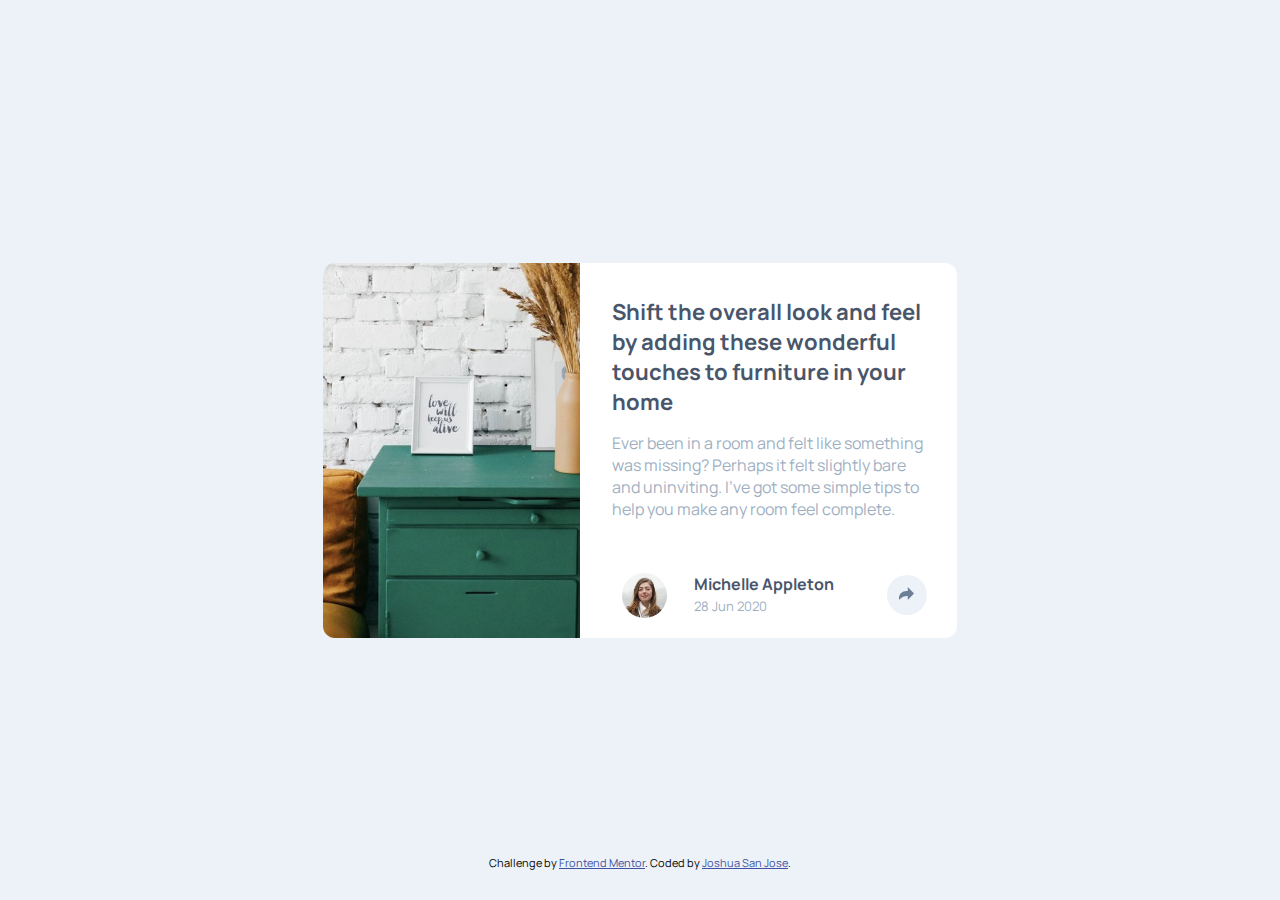
<file: article-preview/index.html>
<!DOCTYPE html>
<html lang="en">
  <head>
    <meta charset="UTF-8" />
    <meta name="viewport" content="width=device-width, initial-scale=1.0" />
    <!-- displays site properly based on user's device -->

    <link
      rel="icon"
      type="image/png"
      sizes="32x32"
      href="./images/favicon-32x32.png"
    />

    <title>Frontend Mentor | Article preview component</title>

    <link rel="stylesheet" href="./css/style.css" />
    <link
      href="https://fonts.googleapis.com/css2?family=Manrope:wght@200;400;500;700&display=swap"
      rel="stylesheet"
    />
    <!-- Feel free to remove these styles or customise in your own stylesheet 👍 -->
    <style>
      .attribution {
        font-size: 11px;
        text-align: center;
      }
      .attribution a {
        color: hsl(228, 45%, 44%);
      }
    </style>
  </head>
  <body>
    <div class="container">
      <div class="card">
        <div class="media"></div>
        <div class="content">
          <h1>
            Shift the overall look and feel by adding these wonderful touches to
            furniture in your home
          </h1>

          <p>
            Ever been in a room and felt like something was missing? Perhaps it
            felt slightly bare and uninviting. I’ve got some simple tips to help
            you make any room feel complete.
          </p>

          <div class="author">
            <div class="container">
              <div class="avatar">
                <div class="avatar-icon"></div>
              </div>
              <div class="text">
                <p>
                  Michelle Appleton
                </p>
                <p>
                  28 Jun 2020
                </p>
              </div>

              <button role="button" class="share" id="share">
                <svg
                  class="icon"
                  xmlns="http://www.w3.org/2000/svg"
                  width="15"
                  height="13"
                >
                  <path
                    d="M15 6.495L8.766.014V3.88H7.441C3.33 3.88 0 7.039 0 10.936v2.049l.589-.612C2.59 10.294 5.422 9.11 8.39 9.11h.375v3.867L15 6.495z"
                  />
                </svg>
              </button>
              <div class="share-content" id="share-content">
                <p>
                  SHARE
                </p>
                <svg xmlns="http://www.w3.org/2000/svg" width="20" height="20">
                  <path
                    fill="#FFF"
                    d="M18.896 0H1.104C.494 0 0 .494 0 1.104v17.793C0 19.506.494 20 1.104 20h9.58v-7.745H8.076V9.237h2.606V7.01c0-2.583 1.578-3.99 3.883-3.99 1.104 0 2.052.082 2.329.119v2.7h-1.598c-1.254 0-1.496.597-1.496 1.47v1.928h2.989l-.39 3.018h-2.6V20h5.098c.608 0 1.102-.494 1.102-1.104V1.104C20 .494 19.506 0 18.896 0z"
                  />
                </svg>
                <svg xmlns="http://www.w3.org/2000/svg" width="20" height="17">
                  <path
                    fill="#FFF"
                    d="M20 2.172a8.192 8.192 0 01-2.357.646 4.11 4.11 0 001.804-2.27 8.22 8.22 0 01-2.605.996A4.096 4.096 0 0013.847.248c-2.65 0-4.596 2.472-3.998 5.037A11.648 11.648 0 011.392 1a4.109 4.109 0 001.27 5.478 4.086 4.086 0 01-1.858-.513c-.045 1.9 1.318 3.679 3.291 4.075a4.113 4.113 0 01-1.853.07 4.106 4.106 0 003.833 2.849A8.25 8.25 0 010 14.658a11.616 11.616 0 006.29 1.843c7.618 0 11.922-6.434 11.663-12.205A8.354 8.354 0 0020 2.172z"
                  />
                </svg>
                <svg xmlns="http://www.w3.org/2000/svg" width="20" height="20">
                  <path
                    fill="#FFF"
                    d="M10 0C4.478 0 0 4.477 0 10c0 4.237 2.636 7.855 6.356 9.312-.088-.791-.167-2.005.035-2.868.182-.78 1.172-4.97 1.172-4.97s-.299-.6-.299-1.486c0-1.39.806-2.428 1.81-2.428.852 0 1.264.64 1.264 1.408 0 .858-.545 2.14-.828 3.33-.236.995.5 1.807 1.48 1.807 1.778 0 3.144-1.874 3.144-4.58 0-2.393-1.72-4.068-4.177-4.068-2.845 0-4.515 2.135-4.515 4.34 0 .859.331 1.781.745 2.281a.3.3 0 01.069.288l-.278 1.133c-.044.183-.145.223-.335.134-1.249-.581-2.03-2.407-2.03-3.874 0-3.154 2.292-6.052 6.608-6.052 3.469 0 6.165 2.473 6.165 5.776 0 3.447-2.173 6.22-5.19 6.22-1.013 0-1.965-.525-2.291-1.148l-.623 2.378c-.226.869-.835 1.958-1.244 2.621.937.29 1.931.446 2.962.446 5.522 0 10-4.477 10-10S15.522 0 10 0z"
                  />
                </svg>
              </div>
            </div>
          </div>
        </div>
      </div>
    </div>
    <div class="attribution">
      Challenge by
      <a href="https://www.frontendmentor.io?ref=challenge" target="_blank"
        >Frontend Mentor</a
      >. Coded by <a href="https://joshuasanjose.com">Joshua San Jose</a>.
    </div>

    <script src="./js/index.js"></script>
  </body>
</html>
</file>
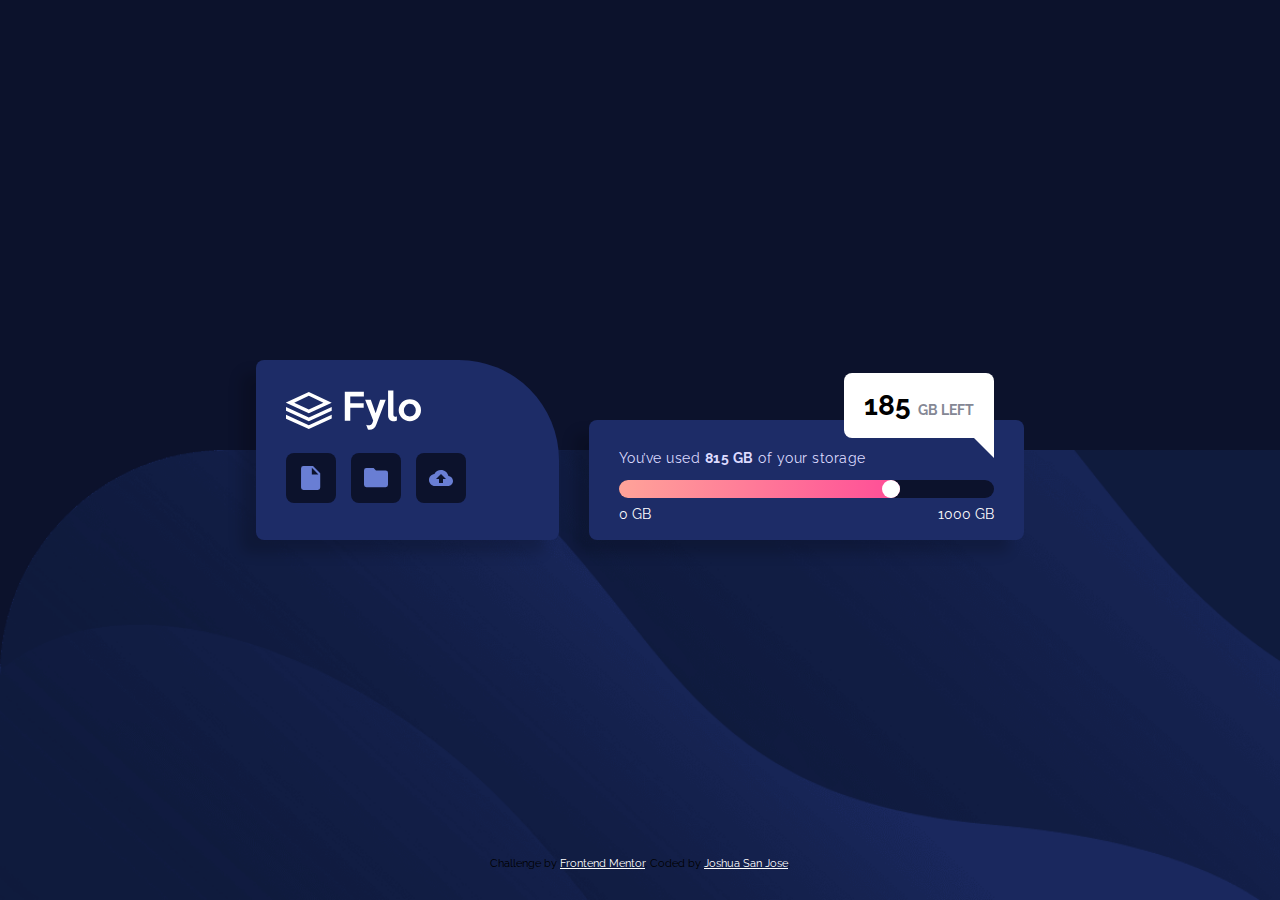
<file: fylo-data-storage/index.html>
<!DOCTYPE html>
<html lang="en">
  <head>
    <meta charset="UTF-8" />
    <meta name="viewport" content="width=device-width, initial-scale=1.0" />
    <!-- displays site properly based on user's device -->

    <link
      rel="icon"
      type="image/png"
      sizes="32x32"
      href="./images/favicon-32x32.png"
    />
    <link
      href="https://fonts.googleapis.com/css2?family=Raleway:wght@400;700&display=swap"
      rel="stylesheet"
    />
    <link rel="stylesheet" href="./assets/style.css" />

    <title>Frontend Mentor | Fylo data storage component</title>
  </head>
  <body>
    <div class="container">
      <div class="inner">
        <div class="fylo-container">
          <div class="fylo">
            <svg xmlns="http://www.w3.org/2000/svg" width="135" height="40">
              <path
                fill="#FFF"
                fill-rule="evenodd"
                d="M0 12.593v.1L22.823 23.28l22.903-10.624v-.027L22.823 2.006 0 12.593zm8.228.05l14.595-6.77 14.597 6.77-14.597 6.77-14.595-6.77zm14.595 14.75L0 16.962v3.857l22.823 10.453 22.903-10.488v-3.858L22.823 27.392zm0 7.822L0 24.785v3.858l22.823 10.454 22.903-10.49V24.75L22.823 35.215zM129.796 20.17a6.604 6.604 0 00-1.752-4.533 5.888 5.888 0 00-1.897-1.36 5.554 5.554 0 00-2.313-.49c-.819 0-1.59.164-2.313.49a5.886 5.886 0 00-1.897 1.36 6.605 6.605 0 00-1.753 4.533 6.604 6.604 0 001.753 4.533 5.886 5.886 0 001.897 1.36c.723.326 1.494.49 2.313.49.82 0 1.59-.164 2.313-.49a5.888 5.888 0 001.897-1.36 6.603 6.603 0 001.753-4.533zm5.204 0c0 1.571-.29 3.028-.867 4.37a10.654 10.654 0 01-2.385 3.48 11.348 11.348 0 01-3.56 2.322 11.19 11.19 0 01-4.354.852c-1.542 0-2.987-.284-4.336-.852a11.241 11.241 0 01-3.541-2.34 10.86 10.86 0 01-2.385-3.499c-.578-1.341-.868-2.786-.868-4.333 0-1.523.296-2.956.886-4.297a11.322 11.322 0 012.403-3.518 11.087 11.087 0 013.541-2.357 10.966 10.966 0 014.3-.852c1.542 0 2.993.284 4.354.852a11.347 11.347 0 013.56 2.321 10.605 10.605 0 012.385 3.5c.578 1.353.867 2.804.867 4.35zM110.898 30.54c-.41.193-.874.35-1.392.471a7.05 7.05 0 01-1.608.182c-.77 0-1.511-.103-2.222-.308a4.864 4.864 0 01-1.86-.998c-.53-.459-.952-1.057-1.266-1.795-.313-.737-.47-1.625-.47-2.665V.552h5.313v23.97c0 .87.174 1.468.523 1.794.35.327.765.49 1.247.49.602 0 1.18-.181 1.735-.544v4.28zM99.732 9.654l-9.395 24.912c-.699 1.862-1.614 3.203-2.747 4.025-1.132.822-2.481 1.233-4.047 1.233a6.426 6.426 0 01-1.626-.217l-1.734-4.86c.409.194.83.345 1.264.454.434.109.843.163 1.229.163.819 0 1.566-.187 2.24-.562.675-.375 1.193-1.07 1.554-2.085l.723-2.103-8.058-20.96h5.673l4.806 13.49 4.517-13.49h5.6zM77.87 6.499H64.283v6.745h13.406v4.569H64.283V30.65H58.79V1.676h19.08v4.823z"
              />
            </svg>
          </div>
          <div class="icons">
            <div>
              <svg xmlns="http://www.w3.org/2000/svg" width="20" height="24">
                <path
                  fill="#697ED4"
                  d="M12.028 0H2.436A2.387 2.387 0 00.049 2.398L.037 21.583a2.387 2.387 0 002.387 2.398h14.4a2.397 2.397 0 002.398-2.398V7.194L12.028 0zM10.83 8.393V1.8l6.595 6.594h-6.595z"
                />
              </svg>
            </div>
            <div>
              <svg xmlns="http://www.w3.org/2000/svg" width="24" height="20">
                <path
                  fill="#697ED4"
                  d="M21.6 2.4H12L9.6 0H2.4A2.39 2.39 0 00.012 2.4L0 16.8a2.4 2.4 0 002.4 2.4h19.2a2.4 2.4 0 002.4-2.4v-12a2.4 2.4 0 00-2.4-2.4z"
                />
              </svg>
            </div>
            <div>
              <svg xmlns="http://www.w3.org/2000/svg" width="24" height="16">
                <path
                  fill="#697ED4"
                  d="M19.4 6c-.7-3.4-3.7-6-7.4-6-2.9 0-5.4 1.6-6.6 4C2.3 4.4 0 6.9 0 10c0 3.3 2.7 6 6 6h13c2.8 0 5-2.2 5-5 0-2.6-2.1-4.8-4.6-5zM14 9v4h-4V9H7l5-5 5 5h-3z"
                />
              </svg>
            </div>
          </div>
        </div>
        <div class="storage-container">
          <p>You’ve used <span>815 GB</span> of your storage</p>
          <div class="slider">
            <div class="inner">
              <div class="marker"></div>
              <div class="storage-left">
                <h1>185 <span>GB LEFT</span></h1>
              </div>
            </div>
            <div class="text">
              <span class="start">0 GB</span>
              <span class="end">1000 GB</span>
            </div>
          </div>
        </div>
      </div>
    </div>

    <div class="background"></div>
    <div class="attribution">
      Challenge by
      <a href="https://www.frontendmentor.io?ref=challenge" target="_blank"
        >Frontend Mentor</a
      >. Coded by <a href="https://joshuasanjose.com">Joshua San Jose</a>.
    </div>
  </body>
</html>
</file>
<file: article-preview/css/style.css>
* {
  box-sizing: border-box;
}

html,
body {
  margin: 0px;
  padding: 0px;
  height: 100vh;
  width: 100vw;
}

html {
  font-family: "Manrope", sans-serif;
  background: hsl(210, 46%, 95%);
}

button {
  outline: 0px;
}

p {
  margin: 0px;
}

.container {
  height: inherit;
  display: grid;
  grid-template-columns: repeat(12, 1fr);
  grid-auto-flow: column;
  gap: 12px;
}

.card {
  grid-column: 4 / 10;
  background: #fff;
  border-radius: 12px;
  display: grid;
  grid-template-columns: repeat(12, 1fr);
  gap: 12px;
  min-height: 275px;
  align-self: center;
  height: 375px;
}

.card .media {
  grid-column: 1 / 6;
  background-image: url(../images/drawers.jpg);
  background-size: cover;
  background-repeat: no-repeat;
  background-position: 12% 0%;
  border-top-left-radius: 12px;
  border-bottom-left-radius: 12px;
}

.card .content {
  grid-column: 6 / 13;
  padding: 20px 0px;
  border-top-right-radius: 12px;
  border-bottom-right-radius: 12px;
  position: relative;
  margin: 0px 20px;
}

.card .content h1 {
  font-weight: 700;
  font-size: 22px;
  color: hsl(217, 19%, 35%);
}

.card .content p {
  color: hsl(212, 23%, 69%);
}

.card .content .author {
  position: absolute;
  bottom: 20px;
  left: 10px;
  right: 10px;
}

.card .content .author .container {
  position: relative;
  display: flex;
  align-items: center;
}

.card .content .author .container .text {
  flex-grow: 1;
}

.card .content .author .container .avatar-icon {
  background-image: url(../images/avatar-michelle.jpg);
  background-size: cover;
  background-position: center;
  background-repeat: no-repeat;
  height: 45px;
  width: 45px;
  border-radius: 45px;
  margin-right: 15px;
}

.card .content .author .container p {
  line-height: 22px;
}

.card .content .author .container p:first-child {
  color: hsl(217, 19%, 35%);
  font-weight: 700;
}

.card .content .author .container p:last-child {
  font-size: 13px;
}

.card .content .author .container .share {
  position: absolute;
  right: 0;
  margin: auto 0;
  background: hsl(210, 46%, 95%);
  border-radius: 45px;
  height: 40px;
  width: 40px;
  display: flex;
  align-items: center;
  justify-content: center;
  cursor: pointer;
  border: 0px;
  fill: hsl(214, 17%, 51%);
  transition: background 0.1s ease-in;
}

.card .content .author .container .share.active {
  background: hsl(214, 17%, 51%);
}

.card .content .author .container .share.active .icon {
  fill: #fff;
}

.card .content .author .container .share .icon {
  /* background-size: contain;
  background-position: center;
  background-repeat: no-repeat; */
  height: 16px;
  width: 16px;
  fill: inherit;
}

.card .content .author .container .share-content {
  display: flex;
  position: absolute;
  top: -180%;
  right: -90px;
  background: hsl(217, 19%, 35%);
  border-radius: 8px;
  padding: 15px 25px;
  justify-content: center;
  align-items: center;
  opacity: 0;
  transition: opacity 0.3s ease-in, top 0.3s ease-in;
}

.card .content .author .container .share-content.visible {
  opacity: 1;
  top: -150%;
}

.card .content .author .container .share-content p {
  color: hsl(212, 23%, 69%);
  font-size: 12px;
  font-weight: 200;
  letter-spacing: 0.5em;
  margin-right: 18px;
}

.card .content .author .container .share-content svg:not(:last-child) {
  margin-right: 18px;
}

.card .content .author .container .share-content:after {
  content: "";
  position: absolute;
  top: 100%;
  left: 52%;
  margin-left: -12px;
  border-width: 12px;
  border-style: solid;
  border-color: hsl(217, 19%, 35%) transparent transparent transparent;
}

.attribution {
  position: absolute;
  bottom: 30px;
  left: 0;
  right: 0;
}

@media (max-width: 992px) {
  .card .content h1 {
    font-size: 18px;
    line-height: normal;
  }
}

@media screen and (min-width: 577px) and (max-width: 768px) {
  .card {
    grid-column: 2 / 12;
    gap: 12px;
  }
  .card .content {
    grid-column: 6 /13;
    margin: 0px 15px;
  }
}

@media screen and (max-width: 576px) {
  .card {
    height: auto;
    grid-column: 2 / 12;
    grid-template-rows: minmax(200px, auto);
    gap: 0px;
  }
  .card .media {
    grid-column: 1 / 13;
    background-size: 100%;
    border-top-left-radius: 0px;
    border-bottom-left-radius: 0px;
    border-top-left-radius: 12px;
    border-top-right-radius: 12px;
  }
  .card .content {
    grid-column: 1 / 13;
    padding: 10px 30px;
    margin: 0px;
  }
  .card .content h1 {
    font-size: 16px;
    line-height: normal;
  }
  .card .content p {
    line-height: normal;
    font-size: 13px;
  }
  .card .content .author {
    position: relative;
    bottom: 0px;
    right: 0px;
    left: 0px;
    margin-top: 30px;
  }
  .card .content .author .container p {
    font-size: 13px;
  }
  .card .content .author .container .share {
    height: 30px;
    width: 30px;
    z-index: 1;
  }
  .card .content .author .container .share-content {
    bottom: -10px;
    right: -30px;
    left: -30px;
    top: -10px !important;
    z-index: 0;
    justify-content: flex-start;
  }
  .card .content .author .container .share-content:after {
    display: none;
  }
}
</file>
<file: fylo-data-storage/assets/style.css>
* {
  box-sizing: border-box;
}

html,
body {
  margin: 0;
  padding: 0;
}

body {
  font-family: "Raleway", sans-serif;
  font-size: 14px;
  background-color: hsl(229, 57%, 11%);
  height: 100vh;
  width: 100vw;
  position: relative;
}

.background {
  position: absolute;
  bottom: 0;
  height: 50vh;
  width: 100%;
  background-image: url(../images/bg-desktop.png);
  background-repeat: no-repeat;
  background-size: cover;
}

.container {
  display: flex;
  height: inherit;
  align-items: center;
  justify-content: center;
  width: 60%;
  margin: 0 auto;
}

.container .inner {
  width: 100%;
  display: grid;
  gap: 30px;
  grid-template-columns: repeat(12, 1fr);
  z-index: 1;
}

.container > .inner > div {
  background: hsl(228, 56%, 26%);
  color: #ffffff;
  padding: 30px;
}

.container .inner .fylo-container {
  grid-column: 1 / 6;
  border-radius: 8px 100px 8px 8px;
  min-height: 180px;
  box-shadow: -15px 13px 13px 0px rgba(0, 0, 0, 0.18);
}

.container .inner .storage-container {
  grid-column: 6 / 13;
  border-radius: 8px;
  min-height: 120px;
  align-self: flex-end;
  box-shadow: -15px 13px 13px 0px rgba(0, 0, 0, 0.18);
}

.fylo-container svg {
  color: inherit;
}

.fylo-container .fylo {
  margin-bottom: 20px;
}

.fylo-container .icons {
  display: flex;
}

.fylo-container .icons div {
  background: hsl(229, 57%, 11%);
  border-radius: 8px;
  margin-right: 15px;
  padding: 8px;
  height: 50px;
  width: 50px;
  display: flex;
  align-items: center;
  justify-content: center;
}

.storage-container p {
  margin-top: 0px;
  color: hsl(243, 100%, 93%);
  letter-spacing: 0.5px;
}

.storage-container p span {
  font-weight: bold;
}

.storage-container .slider {
  height: 18px;
  width: 100%;
  background: hsl(229, 57%, 11%);
  border-radius: 24px;
  position: relative;
}

.storage-container .slider .storage-left {
  position: absolute;
  bottom: 60px;
  right: 0px;
  height: 65px;
  width: 150px;
  background: #ffffff;
  border-radius: 8px 8px 0px 8px;
  color: #000000;
  display: flex;
  justify-content: center;
  align-items: center;
  padding: 15px;
}

.storage-container .slider .storage-left::after {
  content: "";
  position: absolute;
  top: 100%;
  right: 0%;
  margin-left: -10px;
  border-width: 10px;
  border-style: solid;
  border-color: #ffffff #ffffff transparent transparent;
}

.storage-container .slider .storage-left h1 span {
  font-size: 14px;
  color: hsl(229, 7%, 55%);
}

.storage-container .slider .inner {
  height: inherit;
  width: 75%;
  background: linear-gradient(
    90deg,
    hsl(6, 100%, 80%) 0%,
    hsl(335, 100%, 65%) 100%
  );
  border-radius: inherit;
  margin-bottom: 8px;
  display: flex;
  justify-content: flex-end;
  animation: slider-width 0.6s ease-out;
}

.storage-container .slider .inner .marker {
  content: "";
  height: inherit;
  width: 18px;
  border-radius: 100%;
  background-color: #ffffff;
}

.storage-container .slider .text {
  display: flex;
  justify-content: space-between;
  align-items: center;
}

.attribution {
  position: absolute;
  bottom: 30px;
  left: 0px;
  right: 0px;
  margin: 0 auto;
  font-size: 11px;
  text-align: center;
}

.attribution a {
  color: #ffffff;
}

@keyframes slider-width {
  from {
    width: 15%;
  }
  to {
    width: 75%;
  }
}

@media (max-width: 991.98px) {
  .container {
    width: 90%;
  }
}

@media (max-width: 767.98px) {
  .container .inner .fylo-container {
    grid-column: 1 / 13;
  }
  .container .inner .storage-container {
    grid-column: 1 / 13;
    padding-bottom: 80px;
  }

  .background {
    background-image: url(../images/bg-mobile.png);
    height: 100vh;
    background-position: center;
  }

  .storage-container .slider .storage-left {
    bottom: -110px;
    border-radius: 8px;
    left: 0px;
    right: 0px;
    margin: 0 auto;
  }
  .storage-container .slider .storage-left::after {
    display: none;
  }
}
</file>
